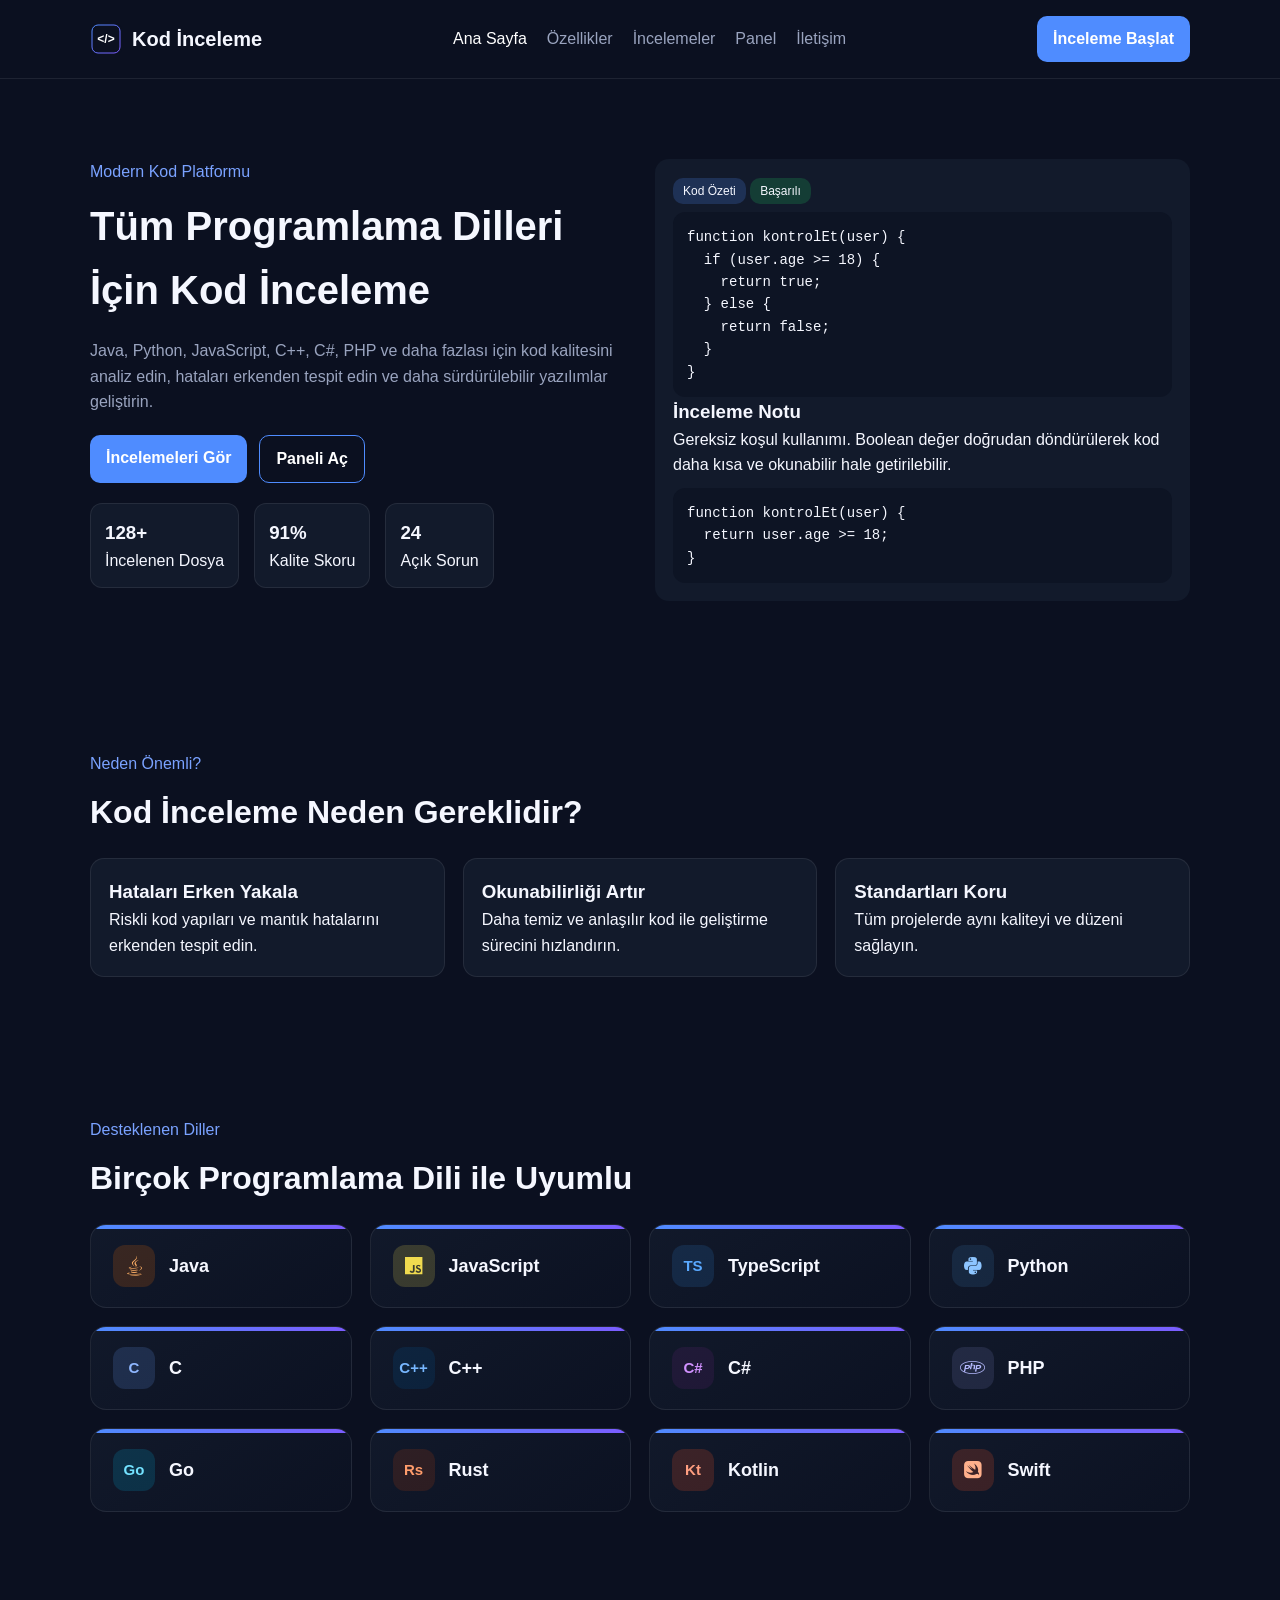
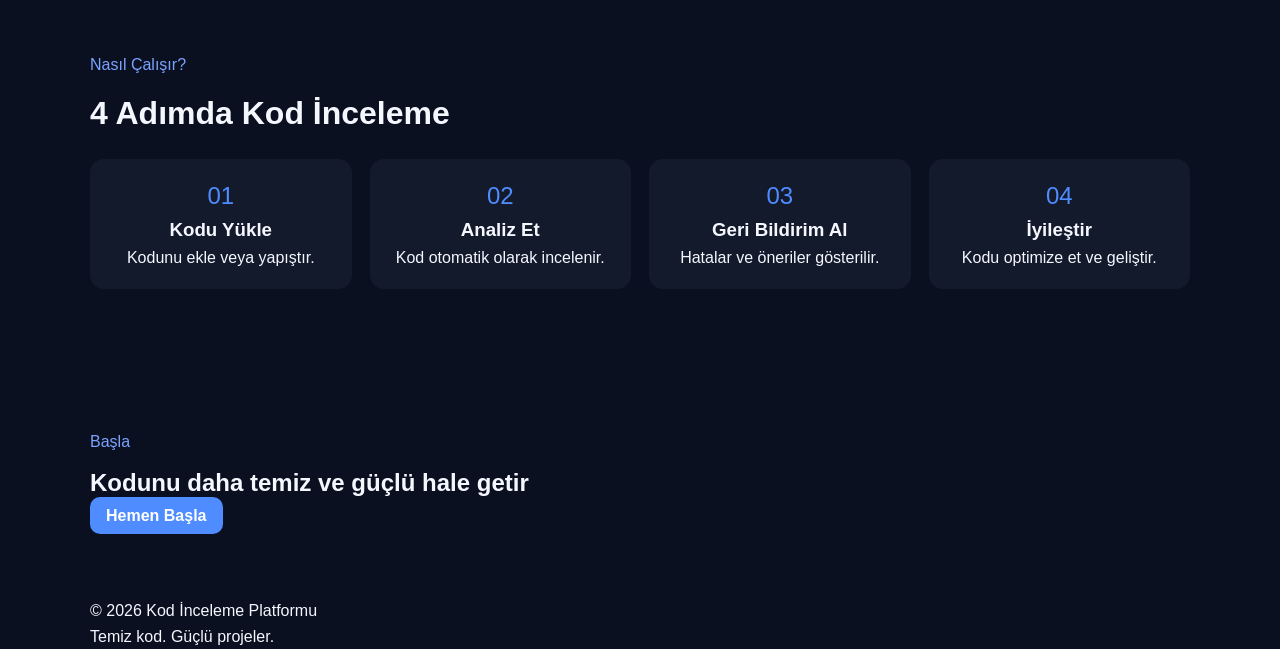
<file: index.html>
<!DOCTYPE html>
<html lang="tr">
<head>
  <meta charset="UTF-8" />
  <meta name="viewport" content="width=device-width, initial-scale=1.0"/>
  <title>Kod İnceleme Platformu</title>
  <meta name="description"
    content="Java, Python, JavaScript, C++, C#, PHP ve daha birçok dil için profesyonel kod inceleme platformu." />
  <link rel="stylesheet" href="style.css" />
  <link rel="shortcut icon" href="assets/logo.svg" type="image/x-icon" />
  <link rel="stylesheet" href="https://cdnjs.cloudflare.com/ajax/libs/font-awesome/6.5.2/css/all.min.css">
  <link rel="icon" type="image/svg+xml" href="favicon.svg">
</head>
<body>

<header class="header">
  <div class="container nav">
    <a href="index.html" class="logo">
      <img src="favicon.svg" alt="logo">
      <span>Kod İnceleme</span>
    </a>

    <nav>
      <ul class="nav-list">
        <li><a href="index.html" class="active">Ana Sayfa</a></li>
        <li><a href="features.html">Özellikler</a></li>
        <li><a href="reviews.html">İncelemeler</a></li>
        <li><a href="dashboard.html">Panel</a></li>
        <li><a href="contact.html">İletişim</a></li>
      </ul>
    </nav>

    <a href="contact.html" class="btn btn-small">İnceleme Başlat</a>
  </div>
</header>

<main>

<section class="hero">
  <div class="container hero-grid">

    <div>
      <p class="section-tag">Modern Kod Platformu</p>

      <h1>Tüm Programlama Dilleri İçin Kod İnceleme</h1>

      <p class="hero-text">
        Java, Python, JavaScript, C++, C#, PHP ve daha fazlası için
        kod kalitesini analiz edin, hataları erkenden tespit edin ve
        daha sürdürülebilir yazılımlar geliştirin.
      </p>

      <div class="hero-actions">
        <a href="reviews.html" class="btn">İncelemeleri Gör</a>
        <a href="dashboard.html" class="btn btn-outline">Paneli Aç</a>
      </div>

      <div class="hero-stats">
        <div class="stat-card">
          <h3>128+</h3>
          <p>İncelenen Dosya</p>
        </div>

        <div class="stat-card">
          <h3>91%</h3>
          <p>Kalite Skoru</p>
        </div>

        <div class="stat-card">
          <h3>24</h3>
          <p>Açık Sorun</p>
        </div>
      </div>
    </div>

    <div class="panel hero-panel">

      <div class="panel-top">
        <span class="badge blue">Kod Özeti</span>
        <span class="badge green">Başarılı</span>
      </div>

      <div class="code-box">
<pre><code>function kontrolEt(user) {
  if (user.age >= 18) {
    return true;
  } else {
    return false;
  }
}</code></pre>
      </div>

      <div class="issue-box">
        <h3>İnceleme Notu</h3>
        <p>
          Gereksiz koşul kullanımı. Boolean değer doğrudan döndürülerek
          kod daha kısa ve okunabilir hale getirilebilir.
        </p>

        <div class="code-box small">
<pre><code>function kontrolEt(user) {
  return user.age >= 18;
}</code></pre>
        </div>
      </div>

    </div>

  </div>
</section>

<section class="section">
  <div class="container">
    <p class="section-tag">Neden Önemli?</p>
    <h2 class="section-title">Kod İnceleme Neden Gereklidir?</h2>

    <div class="grid-3">

      <article class="card">
        <h3>Hataları Erken Yakala</h3>
        <p>Riskli kod yapıları ve mantık hatalarını erkenden tespit edin.</p>
      </article>

      <article class="card">
        <h3>Okunabilirliği Artır</h3>
        <p>Daha temiz ve anlaşılır kod ile geliştirme sürecini hızlandırın.</p>
      </article>

      <article class="card">
        <h3>Standartları Koru</h3>
        <p>Tüm projelerde aynı kaliteyi ve düzeni sağlayın.</p>
      </article>

    </div>
  </div>
</section>

<section class="section">
  <div class="container">
    <p class="section-tag">Desteklenen Diller</p>
    <h2 class="section-title">Birçok Programlama Dili ile Uyumlu</h2>

    <div class="languages-grid">
      <div class="lang-card reveal">
        <span class="lang-icon java"><i class="fa-brands fa-java"></i></span>
        <span class="lang-name">Java</span>
      </div>

      <div class="lang-card reveal">
        <span class="lang-icon js"><i class="fa-brands fa-js"></i></span>
        <span class="lang-name">JavaScript</span>
      </div>

      <div class="lang-card reveal">
        <span class="lang-icon ts">TS</span>
        <span class="lang-name">TypeScript</span>
      </div>

      <div class="lang-card reveal">
        <span class="lang-icon py"><i class="fa-brands fa-python"></i></span>
        <span class="lang-name">Python</span>
      </div>

      <div class="lang-card reveal">
        <span class="lang-icon c">C</span>
        <span class="lang-name">C</span>
      </div>

      <div class="lang-card reveal">
        <span class="lang-icon cpp">C++</span>
        <span class="lang-name">C++</span>
      </div>

      <div class="lang-card reveal">
        <span class="lang-icon cs">C#</span>
        <span class="lang-name">C#</span>
      </div>

      <div class="lang-card reveal">
        <span class="lang-icon php"><i class="fa-brands fa-php"></i></span>
        <span class="lang-name">PHP</span>
      </div>

      <div class="lang-card reveal">
        <span class="lang-icon go">Go</span>
        <span class="lang-name">Go</span>
      </div>

      <div class="lang-card reveal">
        <span class="lang-icon rust">Rs</span>
        <span class="lang-name">Rust</span>
      </div>

      <div class="lang-card reveal">
        <span class="lang-icon kt">Kt</span>
        <span class="lang-name">Kotlin</span>
      </div>

      <div class="lang-card reveal">
        <span class="lang-icon swift"><i class="fa-brands fa-swift"></i></span>
        <span class="lang-name">Swift</span>
      </div>
    </div>
  </div>
</section>

<section class="section">
  <div class="container">
    <p class="section-tag">Nasıl Çalışır?</p>
    <h2 class="section-title">4 Adımda Kod İnceleme</h2>

    <div class="grid-4">

      <div class="step-card">
        <span>01</span>
        <h3>Kodu Yükle</h3>
        <p>Kodunu ekle veya yapıştır.</p>
      </div>

      <div class="step-card">
        <span>02</span>
        <h3>Analiz Et</h3>
        <p>Kod otomatik olarak incelenir.</p>
      </div>

      <div class="step-card">
        <span>03</span>
        <h3>Geri Bildirim Al</h3>
        <p>Hatalar ve öneriler gösterilir.</p>
      </div>

      <div class="step-card">
        <span>04</span>
        <h3>İyileştir</h3>
        <p>Kodu optimize et ve geliştir.</p>
      </div>

    </div>
  </div>
</section>

<section class="section cta-section">
  <div class="container cta-box">
    <div>
      <p class="section-tag">Başla</p>
      <h2>Kodunu daha temiz ve güçlü hale getir</h2>
    </div>

    <a href="contact.html" class="btn">Hemen Başla</a>
  </div>
</section>

</main>

<footer class="footer">
  <div class="container footer-row">
    <p>© 2026 Kod İnceleme Platformu</p>
    <p>Temiz kod. Güçlü projeler.</p>
  </div>
</footer>

</body>
</html>
</file>
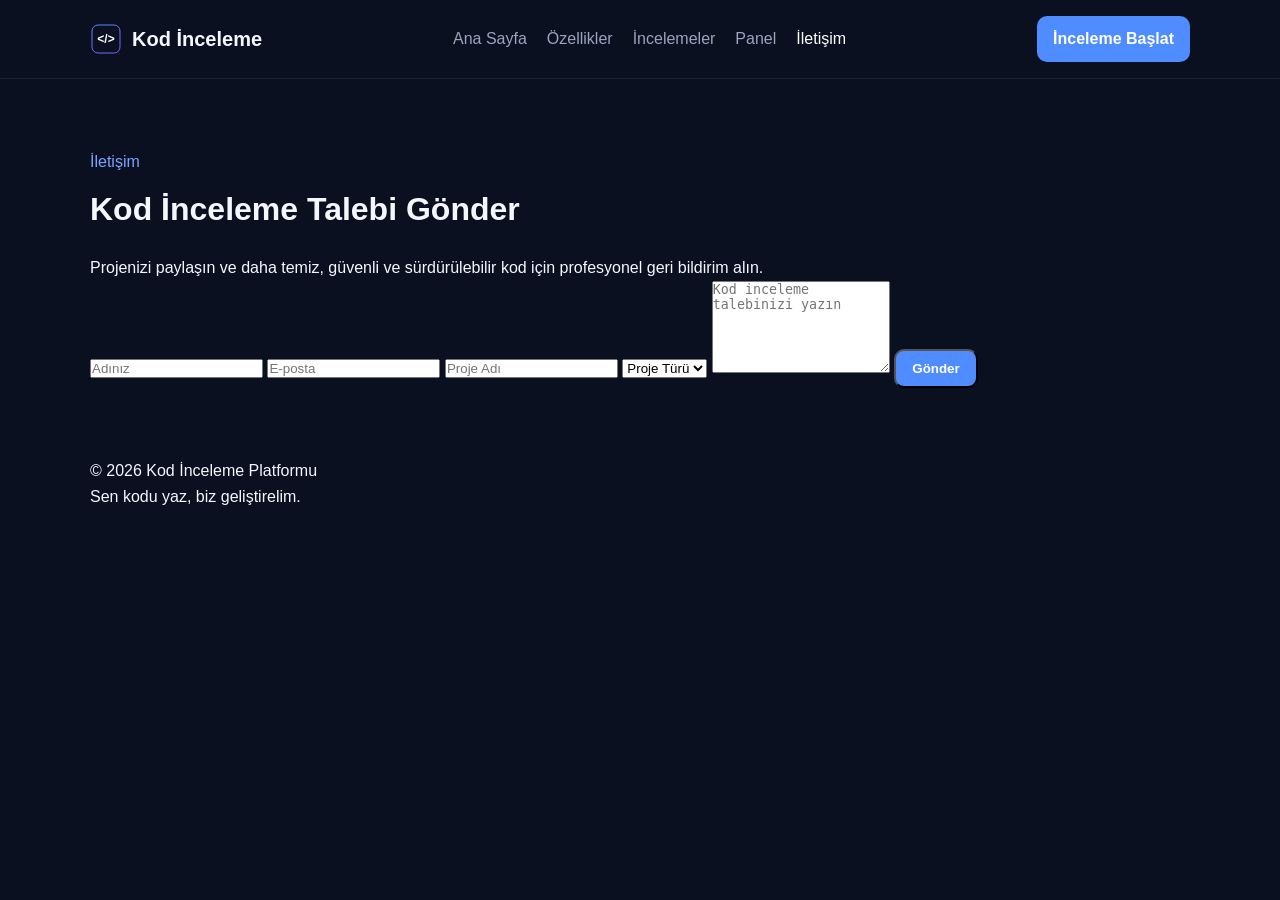
<file: contact.html>
<!DOCTYPE html>
<html lang="tr">
<head>
  <meta charset="UTF-8">
  <meta name="viewport" content="width=device-width, initial-scale=1.0">
  <title>İletişim | Kod İnceleme</title>
  <link rel="stylesheet" href="style.css">
    <link rel="icon" type="image/svg+xml" href="favicon.svg">
</head>
<body>

<header class="header">
  <div class="container nav">
    <a href="index.html" class="logo">
      <img src="favicon.svg" alt="logo">
      <span>Kod İnceleme</span>
    </a>

    <nav>
      <ul class="nav-list">
        <li><a href="index.html">Ana Sayfa</a></li>
        <li><a href="features.html">Özellikler</a></li>
        <li><a href="reviews.html">İncelemeler</a></li>
        <li><a href="dashboard.html">Panel</a></li>
        <li><a href="contact.html" class="active">İletişim</a></li>
      </ul>
    </nav>

    <a href="contact.html" class="btn btn-small">İnceleme Başlat</a>
  </div>
</header>

<main class="page-top">
  <section class="section">
    <div class="container contact-grid">

      <div>
        <p class="section-tag">İletişim</p>
        <h1 class="section-title">Kod İnceleme Talebi Gönder</h1>
        <p class="muted">
          Projenizi paylaşın ve daha temiz, güvenli ve sürdürülebilir kod için
          profesyonel geri bildirim alın.
        </p>
      </div>

      <form class="contact-form">
        <input type="text" placeholder="Adınız">
        <input type="email" placeholder="E-posta">
        <input type="text" placeholder="Proje Adı">

        <select>
          <option>Proje Türü</option>
          <option>Frontend</option>
          <option>Backend</option>
          <option>Full Stack</option>
          <option>API</option>
        </select>

        <textarea rows="6" placeholder="Kod inceleme talebinizi yazın"></textarea>

        <button class="btn">Gönder</button>
      </form>

    </div>
  </section>
</main>

<footer class="footer">
  <div class="container footer-row">
    <p>© 2026 Kod İnceleme Platformu</p>
    <p>Sen kodu yaz, biz geliştirelim.</p>
  </div>
</footer>

</body>
</html>
</file>
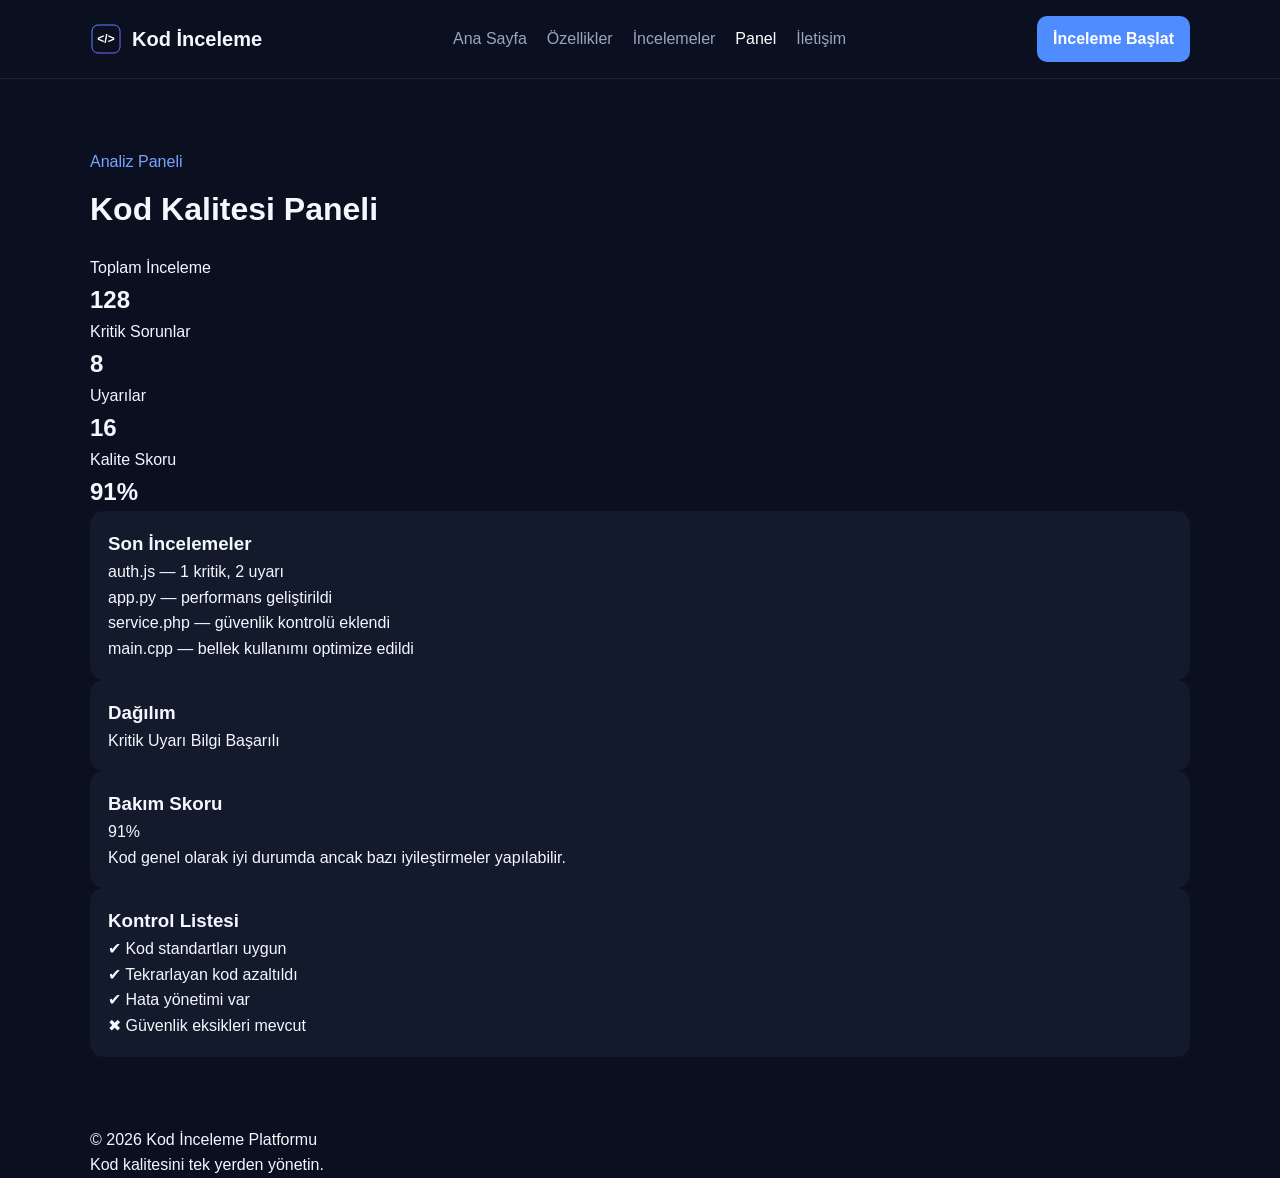
<file: dashboard.html>
<!DOCTYPE html>
<html lang="tr">
<head>
  <meta charset="UTF-8">
  <meta name="viewport" content="width=device-width, initial-scale=1.0">
  <title>Panel | Kod İnceleme</title>
  <link rel="stylesheet" href="style.css">
   <link rel="icon" type="image/svg+xml" href="favicon.svg">
</head>
<body>

<header class="header">
  <div class="container nav">
    <a href="index.html" class="logo">
      <img src="favicon.svg" alt="logo">
      <span>Kod İnceleme</span>
    </a>

    <nav>
      <ul class="nav-list">
        <li><a href="index.html">Ana Sayfa</a></li>
        <li><a href="features.html">Özellikler</a></li>
        <li><a href="reviews.html">İncelemeler</a></li>
        <li><a href="dashboard.html" class="active">Panel</a></li>
        <li><a href="contact.html">İletişim</a></li>
      </ul>
    </nav>

    <a href="contact.html" class="btn btn-small">İnceleme Başlat</a>
  </div>
</header>

<main class="page-top">
  <section class="section">
    <div class="container">

      <p class="section-tag">Analiz Paneli</p>
      <h1 class="section-title">Kod Kalitesi Paneli</h1>

      <div class="dashboard-stats">
        <div class="metric-card">
          <p>Toplam İnceleme</p>
          <h2>128</h2>
        </div>
        <div class="metric-card">
          <p>Kritik Sorunlar</p>
          <h2>8</h2>
        </div>
        <div class="metric-card">
          <p>Uyarılar</p>
          <h2>16</h2>
        </div>
        <div class="metric-card">
          <p>Kalite Skoru</p>
          <h2>91%</h2>
        </div>
      </div>

      <div class="dashboard-grid">

        <div class="panel">
          <h3>Son İncelemeler</h3>
          <ul class="list">
            <li>auth.js — 1 kritik, 2 uyarı</li>
            <li>app.py — performans geliştirildi</li>
            <li>service.php — güvenlik kontrolü eklendi</li>
            <li>main.cpp — bellek kullanımı optimize edildi</li>
          </ul>
        </div>

        <div class="panel">
          <h3>Dağılım</h3>
          <div class="fake-chart">
            <div class="bar bar-1"></div>
            <div class="bar bar-2"></div>
            <div class="bar bar-3"></div>
            <div class="bar bar-4"></div>
          </div>
          <div class="chart-labels">
            <span>Kritik</span>
            <span>Uyarı</span>
            <span>Bilgi</span>
            <span>Başarılı</span>
          </div>
        </div>

        <div class="panel">
          <h3>Bakım Skoru</h3>
          <div class="score-circle">91%</div>
          <p class="muted">Kod genel olarak iyi durumda ancak bazı iyileştirmeler yapılabilir.</p>
        </div>

        <div class="panel">
          <h3>Kontrol Listesi</h3>
          <ul class="check-list">
            <li>✔ Kod standartları uygun</li>
            <li>✔ Tekrarlayan kod azaltıldı</li>
            <li>✔ Hata yönetimi var</li>
            <li>✖ Güvenlik eksikleri mevcut</li>
          </ul>
        </div>

      </div>

    </div>
  </section>
</main>

<footer class="footer">
  <div class="container footer-row">
    <p>© 2026 Kod İnceleme Platformu</p>
    <p>Kod kalitesini tek yerden yönetin.</p>
  </div>
</footer>

</body>
</html>
</file>
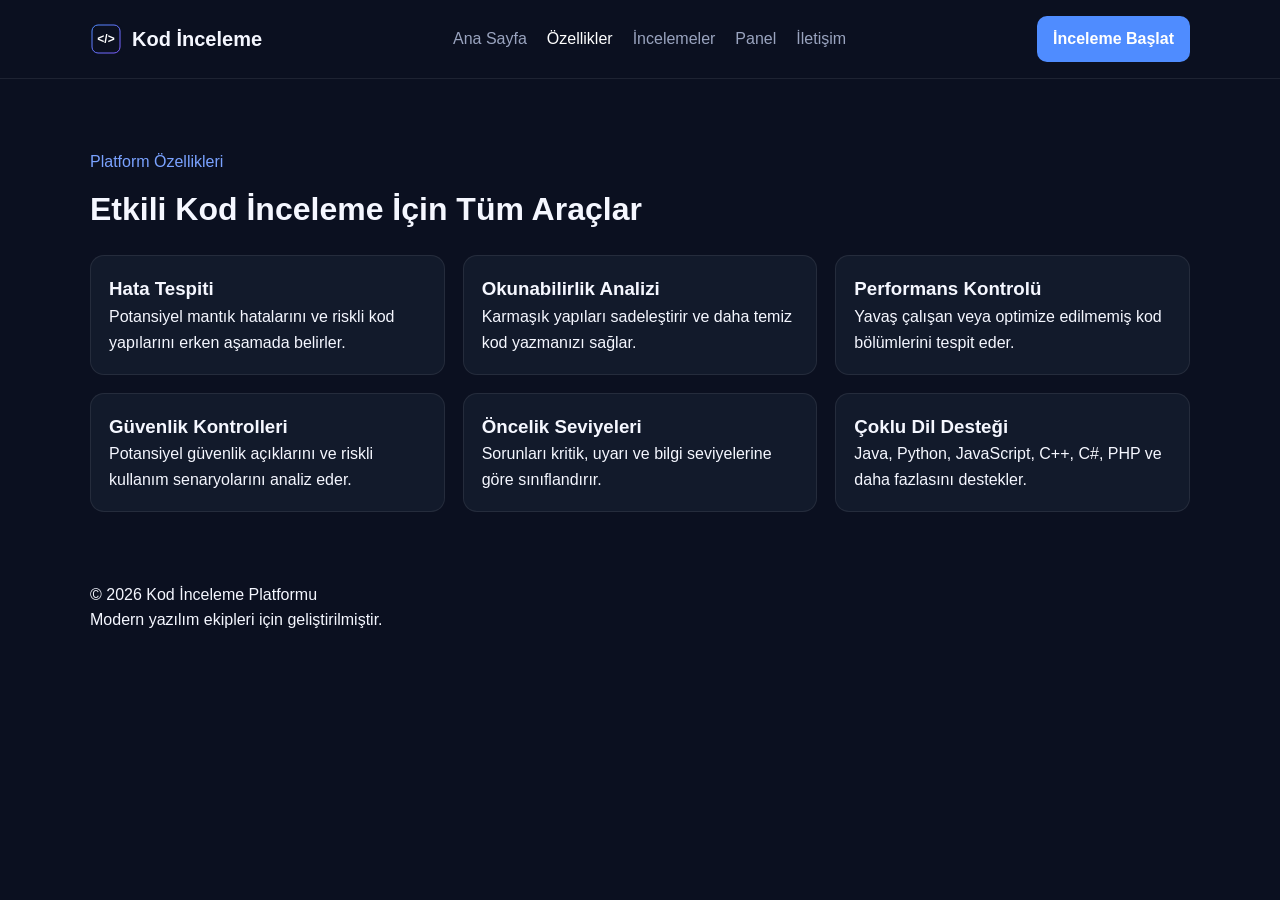
<file: features.html>
<!DOCTYPE html>
<html lang="tr">
<head>
  <meta charset="UTF-8" />
  <meta name="viewport" content="width=device-width, initial-scale=1.0"/>
  <title>Özellikler | Kod İnceleme Platformu</title>
  <link rel="stylesheet" href="style.css" />
   <link rel="icon" type="image/svg+xml" href="favicon.svg">
</head>
<body>

<header class="header">
  <div class="container nav">
    <a href="index.html" class="logo"> 
      <img src="favicon.svg" alt="logo">
      <span>Kod İnceleme</span>
    </a>

    <nav>
      <ul class="nav-list">
        <li><a href="index.html">Ana Sayfa</a></li>
        <li><a href="features.html" class="active">Özellikler</a></li>
        <li><a href="reviews.html">İncelemeler</a></li>
        <li><a href="dashboard.html">Panel</a></li>
        <li><a href="contact.html">İletişim</a></li>
      </ul>
    </nav>

    <a href="contact.html" class="btn btn-small">İnceleme Başlat</a>
  </div>
</header>

<main class="page-top">
  <section class="section">
    <div class="container">
      <p class="section-tag">Platform Özellikleri</p>
      <h1 class="section-title">Etkili Kod İnceleme İçin Tüm Araçlar</h1>

      <div class="grid-3">

        <article class="card">
          <h3>Hata Tespiti</h3>
          <p>Potansiyel mantık hatalarını ve riskli kod yapılarını erken aşamada belirler.</p>
        </article>

        <article class="card">
          <h3>Okunabilirlik Analizi</h3>
          <p>Karmaşık yapıları sadeleştirir ve daha temiz kod yazmanızı sağlar.</p>
        </article>

        <article class="card">
          <h3>Performans Kontrolü</h3>
          <p>Yavaş çalışan veya optimize edilmemiş kod bölümlerini tespit eder.</p>
        </article>

        <article class="card">
          <h3>Güvenlik Kontrolleri</h3>
          <p>Potansiyel güvenlik açıklarını ve riskli kullanım senaryolarını analiz eder.</p>
        </article>

        <article class="card">
          <h3>Öncelik Seviyeleri</h3>
          <p>Sorunları kritik, uyarı ve bilgi seviyelerine göre sınıflandırır.</p>
        </article>

        <article class="card">
          <h3>Çoklu Dil Desteği</h3>
          <p>Java, Python, JavaScript, C++, C#, PHP ve daha fazlasını destekler.</p>
        </article>

      </div>
    </div>
  </section>
</main>

<footer class="footer">
  <div class="container footer-row">
    <p>© 2026 Kod İnceleme Platformu</p>
    <p>Modern yazılım ekipleri için geliştirilmiştir.</p>
  </div>
</footer>

</body>
</html>
</file>
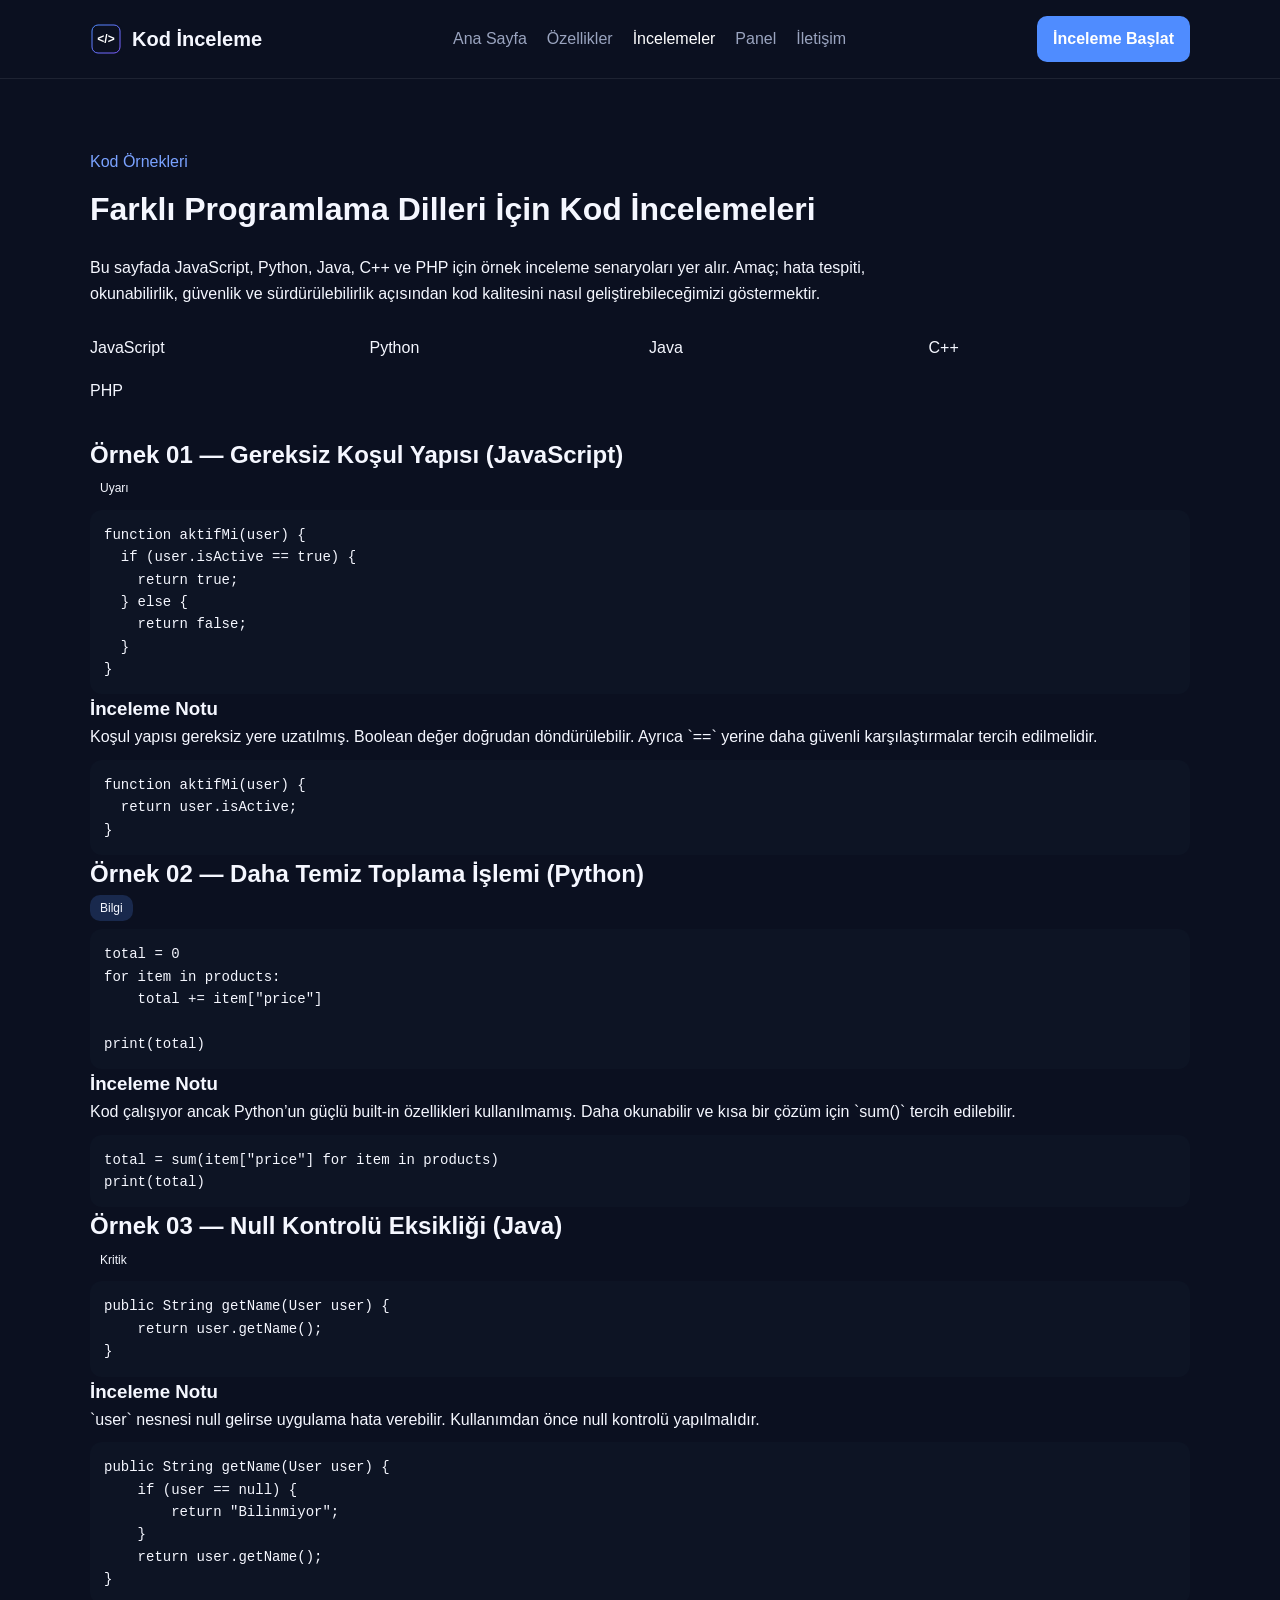
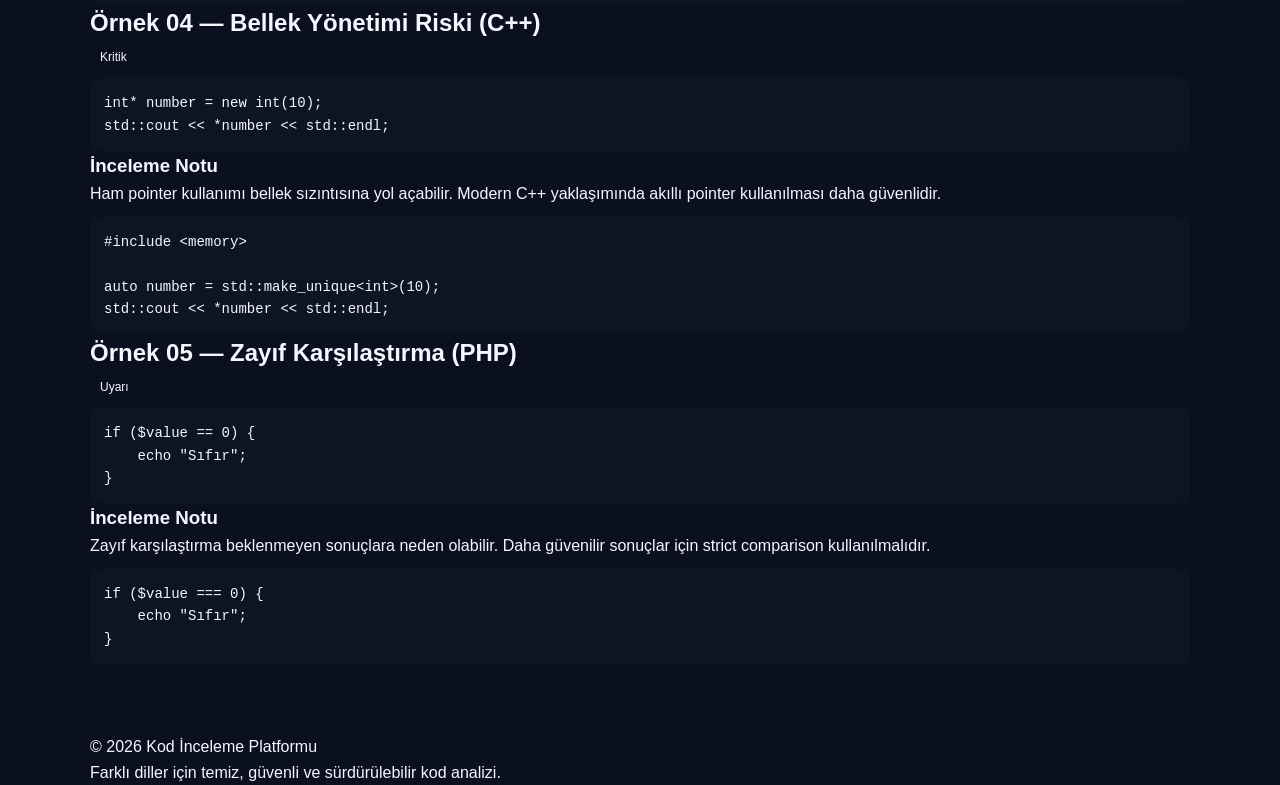
<file: reviews.html>
<!DOCTYPE html>
<html lang="tr">
<head>
  <meta charset="UTF-8" />
  <meta name="viewport" content="width=device-width, initial-scale=1.0" />
  <title>İncelemeler | Kod İnceleme Platformu</title>
  <meta
    name="description"
    content="JavaScript, Python, Java, C++ ve PHP için örnek kod incelemeleri."
  />
  <link rel="stylesheet" href="style.css" />
  <link rel="shortcut icon" href="assets/logo.svg" type="image/x-icon" />
    <link rel="icon" type="image/svg+xml" href="favicon.svg">

</head>
<body>
  <header class="header">
    <div class="container nav">
      <a href="index.html" class="logo">
        <img src="favicon.svg" alt="logo">
      <span>Kod İnceleme</span>
      </a>

      <nav>
        <ul class="nav-list">
          <li><a href="index.html">Ana Sayfa</a></li>
          <li><a href="features.html">Özellikler</a></li>
          <li><a href="reviews.html" class="active">İncelemeler</a></li>
          <li><a href="dashboard.html">Panel</a></li>
          <li><a href="contact.html">İletişim</a></li>
        </ul>
      </nav>

      <a href="contact.html" class="btn btn-small">İnceleme Başlat</a>
    </div>
  </header>

  <main class="page-top">
    <section class="section">
      <div class="container">
        <p class="section-tag">Kod Örnekleri</p>
        <h1 class="section-title">Farklı Programlama Dilleri İçin Kod İncelemeleri</h1>
        <p class="muted" style="max-width: 780px; margin-bottom: 28px;">
          Bu sayfada JavaScript, Python, Java, C++ ve PHP için örnek inceleme senaryoları yer alır.
          Amaç; hata tespiti, okunabilirlik, güvenlik ve sürdürülebilirlik açısından
          kod kalitesini nasıl geliştirebileceğimizi göstermektir.
        </p>

        <div class="languages-grid" style="margin-bottom: 32px;">
          <div class="lang-badge">JavaScript</div>
          <div class="lang-badge">Python</div>
          <div class="lang-badge">Java</div>
          <div class="lang-badge">C++</div>
          <div class="lang-badge">PHP</div>
        </div>

        <div class="review-layout">

          <article class="review-card-big">
            <div class="review-head">
              <h2>Örnek 01 — Gereksiz Koşul Yapısı (JavaScript)</h2>
              <span class="badge warning">Uyarı</span>
            </div>

            <div class="review-grid">
              <div class="code-box">
<pre><code>function aktifMi(user) {
  if (user.isActive == true) {
    return true;
  } else {
    return false;
  }
}</code></pre>
              </div>

              <div class="review-note">
                <h3>İnceleme Notu</h3>
                <p>
                  Koşul yapısı gereksiz yere uzatılmış. Boolean değer doğrudan
                  döndürülebilir. Ayrıca `==` yerine daha güvenli karşılaştırmalar tercih edilmelidir.
                </p>

                <div class="code-box small">
<pre><code>function aktifMi(user) {
  return user.isActive;
}</code></pre>
                </div>
              </div>
            </div>
          </article>

          <article class="review-card-big">
            <div class="review-head">
              <h2>Örnek 02 — Daha Temiz Toplama İşlemi (Python)</h2>
              <span class="badge blue">Bilgi</span>
            </div>

            <div class="review-grid">
              <div class="code-box">
<pre><code>total = 0
for item in products:
    total += item["price"]

print(total)</code></pre>
              </div>

              <div class="review-note">
                <h3>İnceleme Notu</h3>
                <p>
                  Kod çalışıyor ancak Python’un güçlü built-in özellikleri kullanılmamış.
                  Daha okunabilir ve kısa bir çözüm için `sum()` tercih edilebilir.
                </p>

                <div class="code-box small">
<pre><code>total = sum(item["price"] for item in products)
print(total)</code></pre>
                </div>
              </div>
            </div>
          </article>

          <article class="review-card-big">
            <div class="review-head">
              <h2>Örnek 03 — Null Kontrolü Eksikliği (Java)</h2>
              <span class="badge danger">Kritik</span>
            </div>

            <div class="review-grid">
              <div class="code-box">
<pre><code>public String getName(User user) {
    return user.getName();
}</code></pre>
              </div>

              <div class="review-note">
                <h3>İnceleme Notu</h3>
                <p>
                  `user` nesnesi null gelirse uygulama hata verebilir.
                  Kullanımdan önce null kontrolü yapılmalıdır.
                </p>

                <div class="code-box small">
<pre><code>public String getName(User user) {
    if (user == null) {
        return "Bilinmiyor";
    }
    return user.getName();
}</code></pre>
                </div>
              </div>
            </div>
          </article>

          <article class="review-card-big">
            <div class="review-head">
              <h2>Örnek 04 — Bellek Yönetimi Riski (C++)</h2>
              <span class="badge danger">Kritik</span>
            </div>

            <div class="review-grid">
              <div class="code-box">
<pre><code>int* number = new int(10);
std::cout << *number << std::endl;</code></pre>
              </div>

              <div class="review-note">
                <h3>İnceleme Notu</h3>
                <p>
                  Ham pointer kullanımı bellek sızıntısına yol açabilir.
                  Modern C++ yaklaşımında akıllı pointer kullanılması daha güvenlidir.
                </p>

                <div class="code-box small">
<pre><code>#include &lt;memory&gt;

auto number = std::make_unique&lt;int&gt;(10);
std::cout << *number << std::endl;</code></pre>
                </div>
              </div>
            </div>
          </article>

          <article class="review-card-big">
            <div class="review-head">
              <h2>Örnek 05 — Zayıf Karşılaştırma (PHP)</h2>
              <span class="badge warning">Uyarı</span>
            </div>

            <div class="review-grid">
              <div class="code-box">
<pre><code>if ($value == 0) {
    echo "Sıfır";
}</code></pre>
              </div>

              <div class="review-note">
                <h3>İnceleme Notu</h3>
                <p>
                  Zayıf karşılaştırma beklenmeyen sonuçlara neden olabilir.
                  Daha güvenilir sonuçlar için strict comparison kullanılmalıdır.
                </p>

                <div class="code-box small">
<pre><code>if ($value === 0) {
    echo "Sıfır";
}</code></pre>
                </div>
              </div>
            </div>
          </article>

        </div>
      </div>
    </section>
  </main>

  <footer class="footer">
    <div class="container footer-row">
      <p>© 2026 Kod İnceleme Platformu</p>
      <p>Farklı diller için temiz, güvenli ve sürdürülebilir kod analizi.</p>
    </div>
  </footer>
</body>
</html>
</file>
<file: style.css>
/* ===== RESET ===== */
* {
  margin: 0;
  padding: 0;
  box-sizing: border-box;
}

/* ===== BASE ===== */
body {
  font-family: Arial, sans-serif;
  background: #0b1020;
  color: #f5f7ff;
  line-height: 1.6;
}

a {
  text-decoration: none;
  color: inherit;
}

ul {
  list-style: none;
}

/* ===== CONTAINER ===== */
.container {
  width: min(1100px, 90%);
  margin: 0 auto;
}

/* ===== HEADER ===== */
.header {
  border-bottom: 1px solid rgba(255,255,255,0.08);
  padding: 16px 0;
}

.nav {
  display: flex;
  align-items: center;
  justify-content: space-between;
}

.logo {
  display: flex;
  align-items: center; /* ВАЖНО — выравнивает по вертикали */
  gap: 10px;
  font-weight: bold;
  font-size: 20px;
  line-height: 1; /* убирает лишний отступ у текста */
}

.logo img {
  width: 32px;
  height: 32px;
  display: block; /* убирает “прыжок” картинки */
}

.logo span {
  display: flex;
  align-items: center;
}


.nav-list {
  display: flex;
  gap: 20px;
}

.nav-list a {
  color: #9aa4bf;
}

.nav-list a.active,
.nav-list a:hover {
  color: #ffffff;
}

/* ===== BUTTON ===== */
.btn {
  padding: 10px 16px;
  border-radius: 10px;
  background: #4f8cff;
  color: #fff;
  font-weight: bold;
}

.btn-outline {
  background: transparent;
  border: 1px solid #4f8cff;
}

/* ===== HERO ===== */
.hero {
  padding: 80px 0;
}

.hero-grid {
  display: grid;
  grid-template-columns: 1fr 1fr;
  gap: 30px;
}

.hero h1 {
  font-size: 40px;
  margin-bottom: 16px;
}

.hero-text {
  color: #9aa4bf;
  margin-bottom: 20px;
}

.hero-actions {
  display: flex;
  gap: 12px;
  margin-bottom: 20px;
}

/* ===== STATS ===== */
.hero-stats {
  display: flex;
  gap: 15px;
}

.stat-card {
  background: #121a2b;
  padding: 14px;
  border-radius: 12px;
  border: 1px solid rgba(255,255,255,0.08);
}

/* ===== SECTION ===== */
.section {
  padding: 70px 0;
}

.section-title {
  font-size: 32px;
  margin-bottom: 20px;
}

.section-tag {
  color: #7aa2ff;
  margin-bottom: 10px;
}

/* ===== GRID ===== */
.grid-3 {
  display: grid;
  grid-template-columns: repeat(3, 1fr);
  gap: 18px;
}

.grid-4 {
  display: grid;
  grid-template-columns: repeat(4, 1fr);
  gap: 18px;
}

/* ===== CARD ===== */
.card {
  background: #121a2b;
  padding: 18px;
  border-radius: 14px;
  border: 1px solid rgba(255,255,255,0.08);
}

/* ===== STEP ===== */
.step-card {
  background: #121a2b;
  padding: 18px;
  border-radius: 14px;
  text-align: center;
}

.step-card span {
  font-size: 24px;
  color: #4f8cff;
}

/* ===== CODE BOX ===== */
.code-box {
  background: #0d1424;
  padding: 14px;
  border-radius: 12px;
  margin-top: 10px;
  font-family: monospace;
  font-size: 14px;
}

/* ===== PANEL ===== */
.panel {
  background: #121a2b;
  padding: 18px;
  border-radius: 14px;
}

/* ===== BADGE ===== */
.badge {
  padding: 6px 10px;
  border-radius: 10px;
  font-size: 12px;
}

.badge.blue {
  background: rgba(79,140,255,0.2);
}

.badge.green {
  background: rgba(34,197,94,0.2);
}

/* ===== LANGUAGES (ВАЖНО) ===== */
.languages-grid {
  display: grid;
  grid-template-columns: repeat(4, 1fr);
  gap: 18px;
  margin-top: 20px;
}

.lang-card {
  position: relative;
  display: flex;
  align-items: center;
  justify-content: flex-start;
  gap: 14px;
  background: linear-gradient(145deg, rgba(18, 26, 43, 0.96), rgba(12, 18, 34, 0.96));
  border: 1px solid rgba(255, 255, 255, 0.08);
  border-radius: 16px;
  padding: 20px 22px;
  overflow: hidden;
  transition: transform 0.25s ease, box-shadow 0.25s ease, border-color 0.25s ease;
}

.lang-card::before {
  content: "";
  position: absolute;
  inset: 0 0 auto 0;
  height: 4px;
  background: linear-gradient(90deg, #4f8cff, #7c5cff);
}

.lang-card:hover {
  transform: translateY(-6px);
  border-color: rgba(79, 140, 255, 0.45);
  box-shadow:
    0 18px 40px rgba(0, 0, 0, 0.22),
    0 0 24px rgba(79, 140, 255, 0.18);
}

.lang-icon {
  width: 42px;
  height: 42px;
  min-width: 42px;
  border-radius: 12px;
  display: inline-flex;
  align-items: center;
  justify-content: center;
  font-size: 15px;
  font-weight: 800;
  line-height: 1;
  color: #ffffff;
  background: rgba(255, 255, 255, 0.06);
}

.lang-icon i {
  font-size: 20px;
}

.lang-name {
  font-size: 18px;
  font-weight: 700;
  color: #f5f7ff;
}

/* renkler */
.lang-icon.java { background: rgba(237, 108, 2, 0.18); color: #ffb066; }
.lang-icon.js { background: rgba(240, 219, 79, 0.18); color: #f0db4f; }
.lang-icon.ts { background: rgba(49, 120, 198, 0.18); color: #5aa9ff; }
.lang-icon.py { background: rgba(55, 118, 171, 0.18); color: #8dc5ff; }
.lang-icon.c { background: rgba(100, 149, 237, 0.18); color: #8fb7ff; }
.lang-icon.cpp { background: rgba(0, 89, 156, 0.18); color: #77b7ff; }
.lang-icon.cs { background: rgba(104, 33, 122, 0.18); color: #d191ff; }
.lang-icon.php { background: rgba(119, 123, 180, 0.18); color: #b7bbff; }
.lang-icon.go { background: rgba(0, 173, 216, 0.18); color: #73e2ff; }
.lang-icon.rust { background: rgba(183, 65, 14, 0.18); color: #ff9c6b; }
.lang-icon.kt { background: rgba(255, 87, 34, 0.18); color: #ff9e80; }
.lang-icon.swift { background: rgba(255, 87, 34, 0.18); color: #ffb08c; }

.reveal {
  opacity: 0;
  transform: translateY(24px);
  animation: fadeUp 0.8s ease forwards;
}

.reveal:nth-child(1) { animation-delay: 0.05s; }
.reveal:nth-child(2) { animation-delay: 0.1s; }
.reveal:nth-child(3) { animation-delay: 0.15s; }
.reveal:nth-child(4) { animation-delay: 0.2s; }
.reveal:nth-child(5) { animation-delay: 0.25s; }
.reveal:nth-child(6) { animation-delay: 0.3s; }
.reveal:nth-child(7) { animation-delay: 0.35s; }
.reveal:nth-child(8) { animation-delay: 0.4s; }
.reveal:nth-child(9) { animation-delay: 0.45s; }
.reveal:nth-child(10) { animation-delay: 0.5s; }
.reveal:nth-child(11) { animation-delay: 0.55s; }
.reveal:nth-child(12) { animation-delay: 0.6s; }

@keyframes fadeUp {
  to {
    opacity: 1;
    transform: translateY(0);
  }
}

@media (max-width: 900px) {
  .languages-grid {
    grid-template-columns: repeat(2, 1fr);
  }
}

@media (max-width: 520px) {
  .languages-grid {
    grid-template-columns: 1fr;
  }
}

/* ===== RESPONSIVE ===== */
@media (max-width: 900px) {
  .hero-grid {
    grid-template-columns: 1fr;
  }

  .grid-3 {
    grid-template-columns: 1fr;
  }

  .grid-4 {
    grid-template-columns: 1fr;
  }

  .languages-grid {
    grid-template-columns: repeat(2, 1fr);
  }
}
</file>
